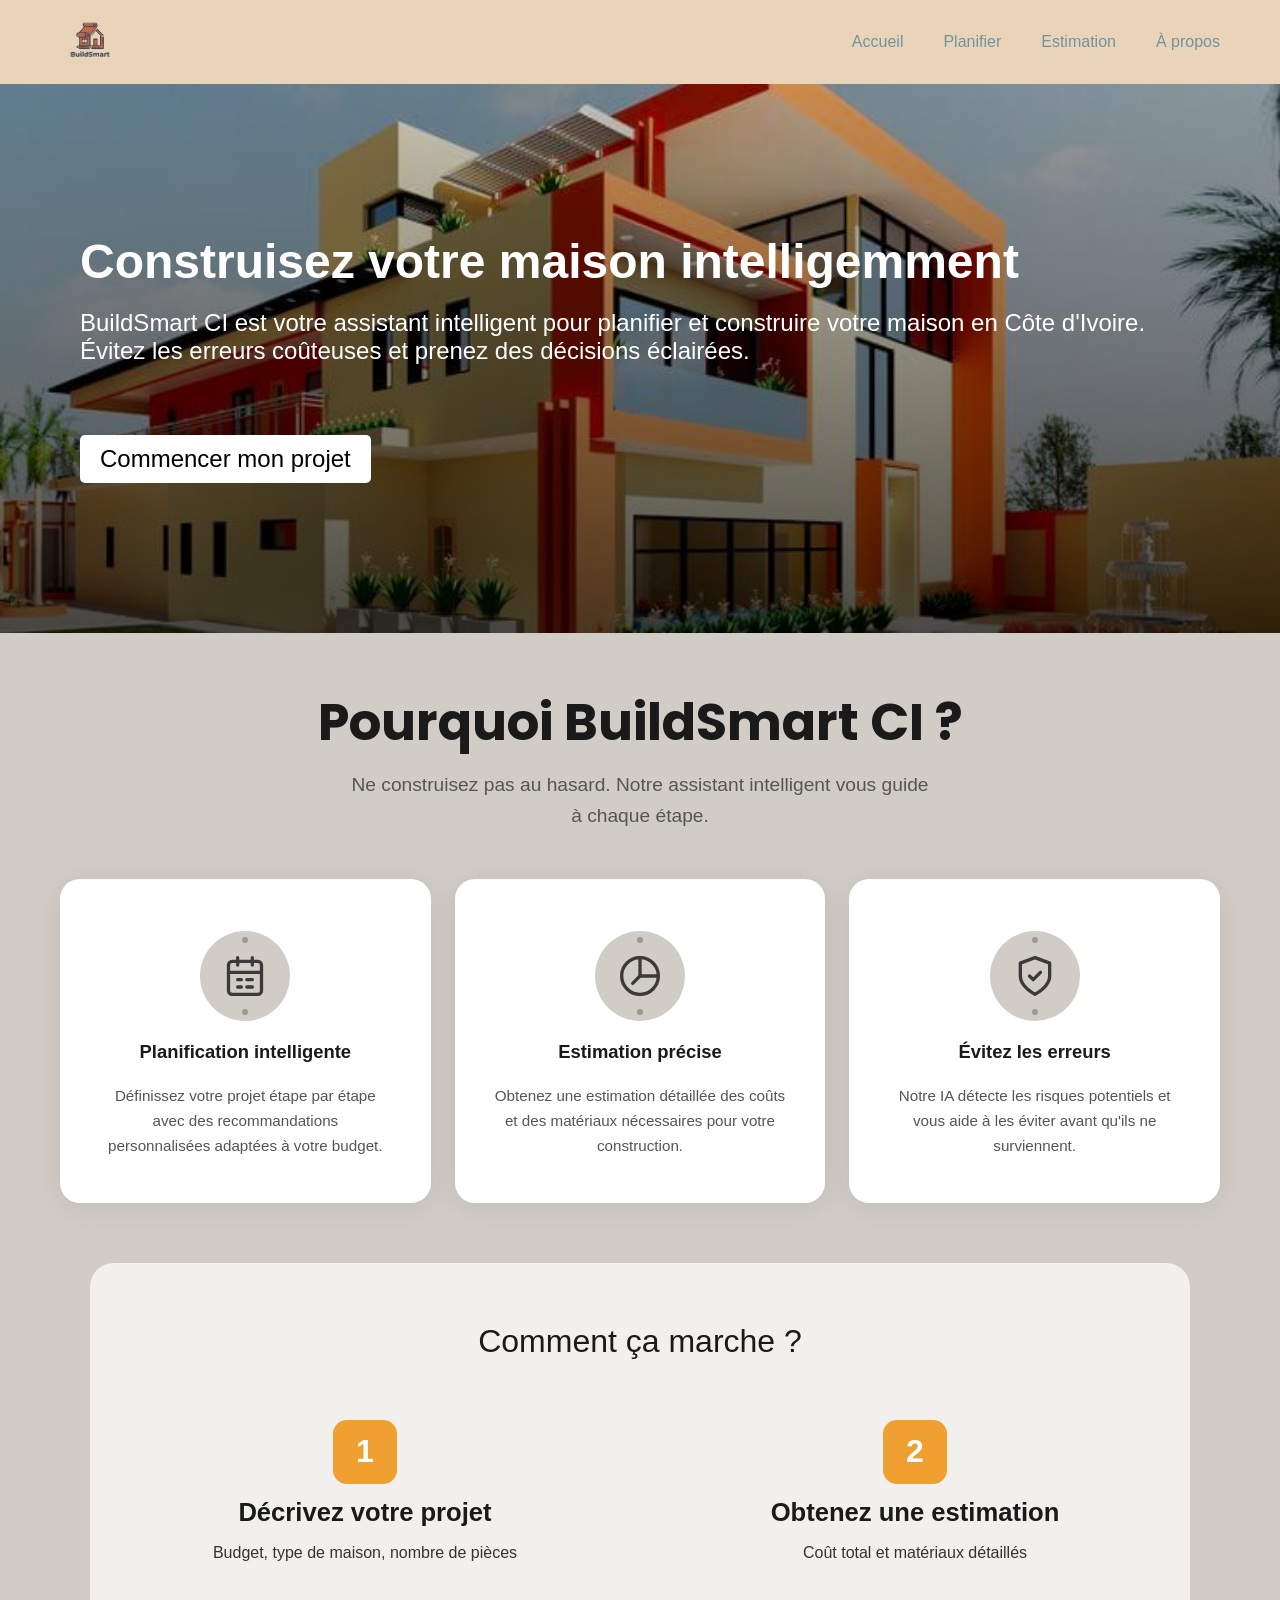
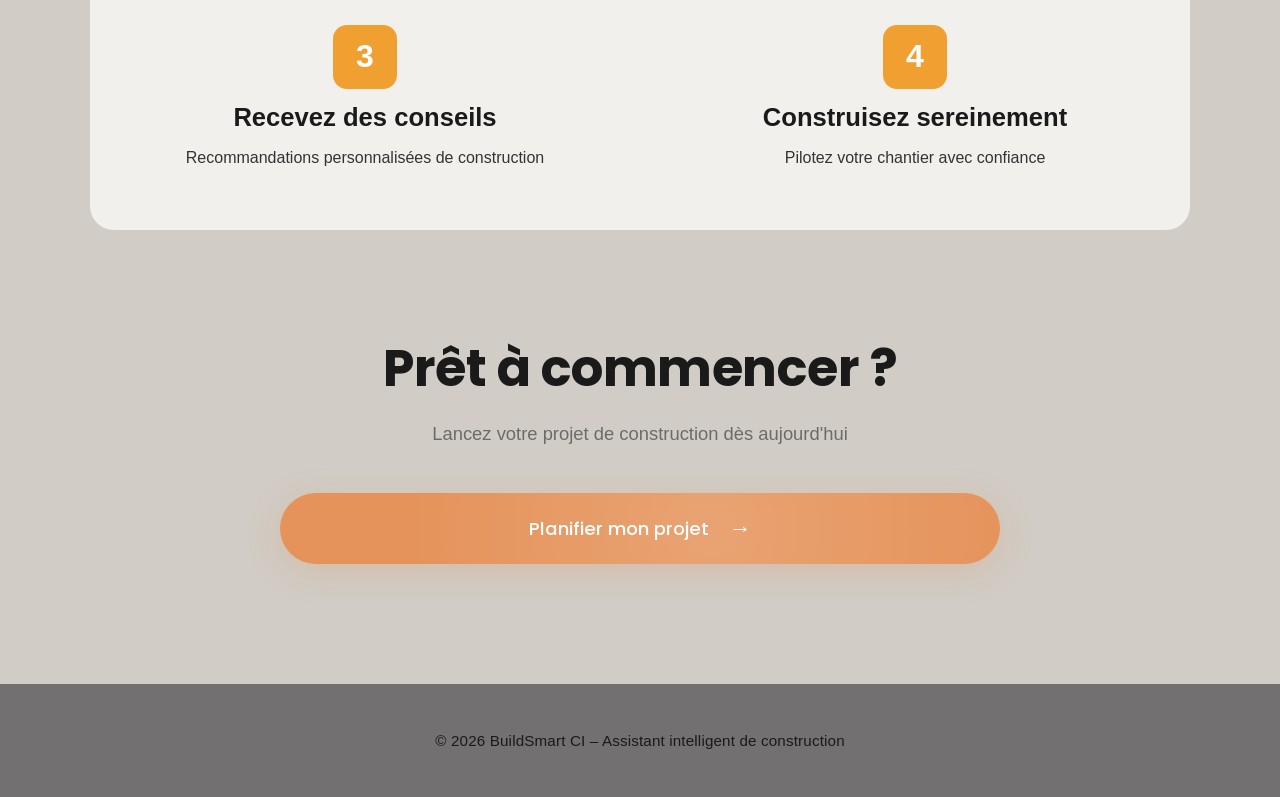
<file: index.html>
<!DOCTYPE html>
<html lang="fr">

<head>
    <meta charset="UTF-8">
    <meta name="viewport" content="width=device-width, initial-scale=1.0">
    <link rel="stylesheet" href="https://cdnjs.cloudflare.com/ajax/libs/font-awesome/6.0.0-beta3/css/all.min.css">
    <link rel="shortcut icon" href="/images/favicon_io/android-chrome-512x512.png" type="image/x-icon">
    <link rel="stylesheet" href="css/style.css">
    <title>Accueil</title>
</head>

<body>
    <header>
        <div class="container">
            <div class="logo">
                <img src="images/logobuildsmart-removebg-preview.png" alt="BuildSmart">
            </div>
            <nav class="navbar">
                <ul>
                    <li><a href="index.html">Accueil</a></li>
                    <li><a href="planifier.html">Planifier</a></li>
                    <li><a href="estimation.html">Estimation</a></li>
                    <li><a href="a-propos.html">À propos</a></li>
                </ul>
            </nav>
        </div>
    </header>
    <main>
  <section class="hero">
    <div class="hero-bg">
      <img src="images/bg_accueil.jpg" alt="Arrière-plan hero" />
    </div>
    <div class="hero-content">
      <h1>Construisez votre maison intelligemment</h1>
      <p>BuildSmart CI est votre assistant intelligent pour planifier et construire votre maison en Côte d'Ivoire.
      Évitez les erreurs coûteuses et prenez des décisions éclairées.</p>
      <a href="planifier.html">Commencer mon projet</a>
    </div>
  </section>
</main>

    <!-- <main>
        <section class="hero">
            <h1>Construisez votre maison intelligemment</h1>
            <p>BuildSmart CI est votre assistant intelligent pour planifier et construire votre maison en Côte d'Ivoire.
            Évitez les erreurs coûteuses et prenez des décisions éclairées.</p>
            <a href="planifier.html">Commencer mon projet</a>
        </section>
    </main> -->

    <!-- ✅ Une seule section avec les 3 cartes -->
    <section class="section">
        <h2 class="section__title">Pourquoi BuildSmart CI&nbsp;?</h2>
        <p class="section__subtitle">
            Ne construisez pas au hasard. Notre assistant intelligent vous guide à chaque étape.
        </p>

        <div class="cards-wrapper">

            <!-- Carte 1 : Planification -->
            <div class="card">
                <div class="card__icon-wrap">
                    <svg viewBox="0 0 24 24" fill="none" stroke="currentColor" stroke-width="1.8"
                         stroke-linecap="round" stroke-linejoin="round" aria-hidden="true">
                        <rect x="3" y="4" width="18" height="18" rx="2"/>
                        <path d="M16 2v4M8 2v4M3 10h18"/>
                        <path d="M8 14h2M8 18h2M13 14h3M13 18h3"/>
                    </svg>
                </div>
                <h3 class="card__title">Planification intelligente</h3>
                <p class="card__desc">
                    Définissez votre projet étape par étape avec des recommandations personnalisées adaptées à votre budget.
                </p>
            </div>

            <!-- Carte 2 : Estimation -->
            <div class="card">
                <div class="card__icon-wrap">
                    <svg viewBox="0 0 24 24" fill="none" stroke="currentColor" stroke-width="1.8"
                         stroke-linecap="round" stroke-linejoin="round" aria-hidden="true">
                        <path d="M12 2a10 10 0 1 0 10 10H12V2z"/>
                        <path d="M12 2a10 10 0 0 1 10 10"/>
                        <path d="M12 12l-4 4"/>
                    </svg>
                </div>
                <h3 class="card__title">Estimation précise</h3>
                <p class="card__desc">
                    Obtenez une estimation détaillée des coûts et des matériaux nécessaires pour votre construction.
                </p>
            </div>

            <!-- Carte 3 : Évitez les erreurs -->
            <div class="card">
                <div class="card__icon-wrap">
                    <svg viewBox="0 0 24 24" fill="none" stroke="currentColor" stroke-width="1.8"
                         stroke-linecap="round" stroke-linejoin="round" aria-hidden="true">
                        <path d="M12 22s8-4 8-10V5l-8-3-8 3v7c0 6 8 10 8 10z"/>
                        <path d="M9 12l2 2 4-4"/>
                    </svg>
                </div>
                <h3 class="card__title">Évitez les erreurs</h3>
                <p class="card__desc">
                    Notre IA détecte les risques potentiels et vous aide à les éviter avant qu'ils ne surviennent.
                </p>
            </div>

        </div>
    </section>

    <!-- Comment ça marche -->
    <section class="steps">
        <h2 class="steps__title">Comment ça marche ?</h2>

        <div class="grid">

            <div class="step">
                <div class="step__badge">1</div>
                <h3 class="step__title">Décrivez votre projet</h3>
                <p class="step__desc">Budget, type de maison, nombre de pièces</p>
            </div>

            <div class="step">
                <div class="step__badge">2</div>
                <h3 class="step__title">Obtenez une estimation</h3>
                <p class="step__desc">Coût total et matériaux détaillés</p>
            </div>

            <div class="step">
                <div class="step__badge">3</div>
                <h3 class="step__title">Recevez des conseils</h3>
                <p class="step__desc">Recommandations personnalisées de construction</p>
            </div>

            <div class="step">
                <div class="step__badge">4</div>
                <h3 class="step__title">Construisez sereinement</h3>
                <p class="step__desc">Pilotez votre chantier avec confiance</p>
            </div>

        </div>
    </section>

    <section class="cta-section">
        <h1>Prêt à commencer&nbsp;?</h1>
        <p>Lancez votre projet de construction dès aujourd'hui</p>
        <a href="planifier.html" class="btn-primary">
            Planifier mon projet
            <span class="arrow">→</span>
        </a>
    </section>

    <footer class="footer">
        <p>© 2026 BuildSmart CI – Assistant intelligent de construction</p>
    </footer>

</body>
</html>
</file>
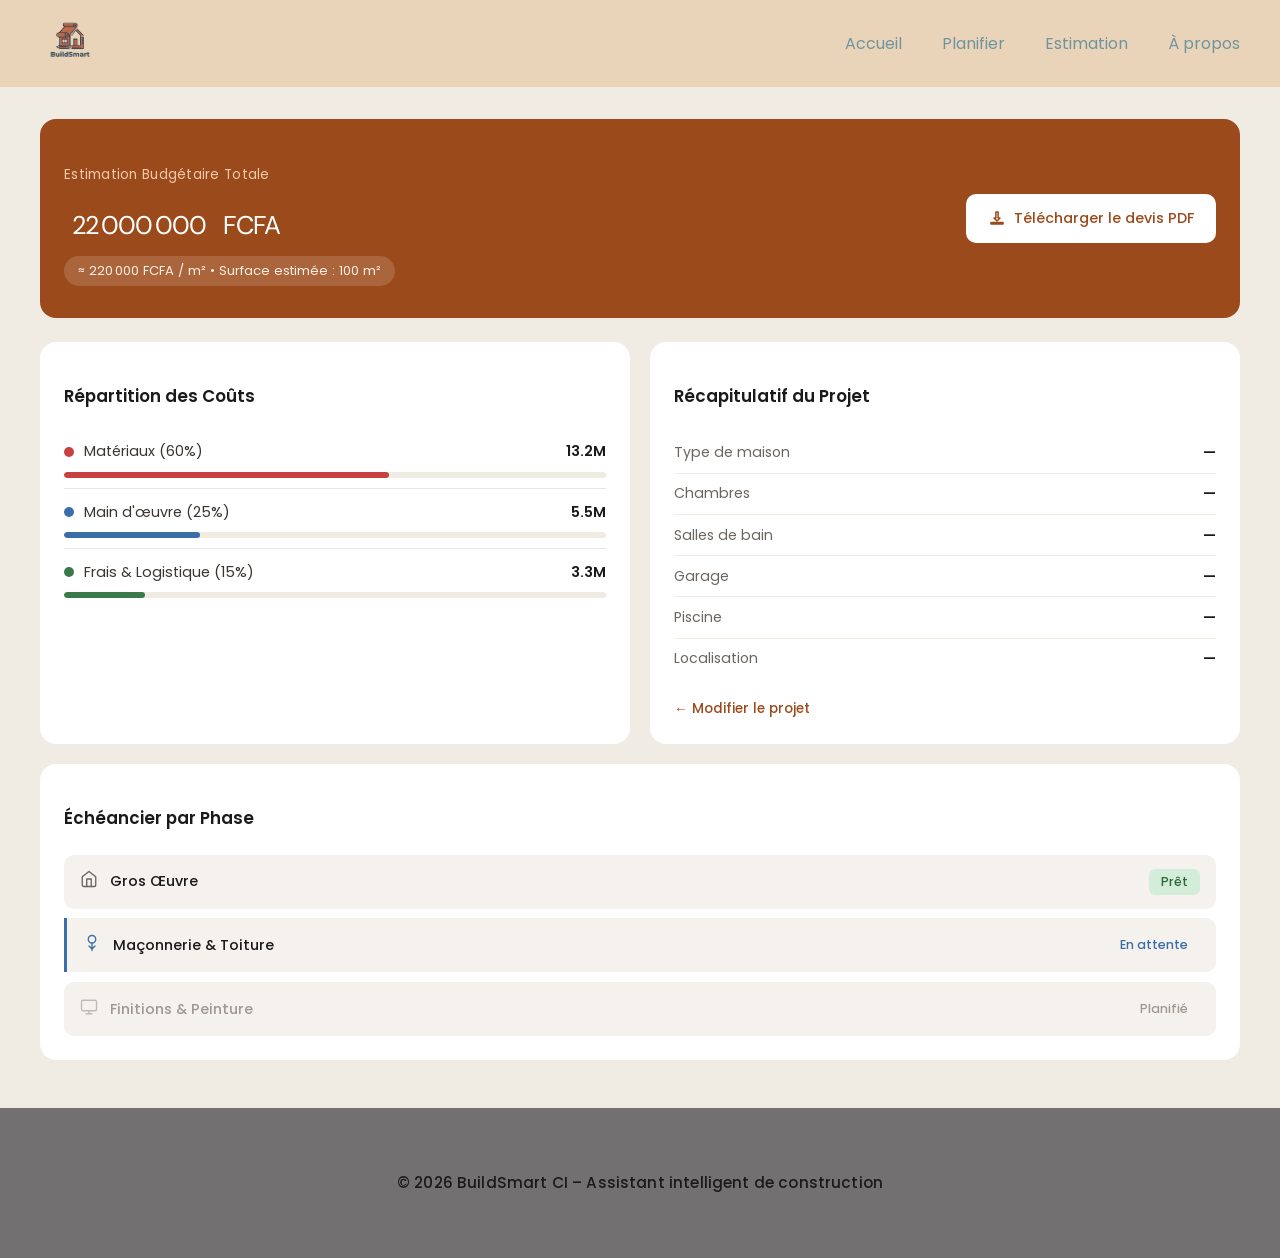
<file: estimation.html>
<!DOCTYPE html>
<html lang="fr">
<head>
    <meta charset="UTF-8">
    <meta name="viewport" content="width=device-width, initial-scale=1.0">
    <link rel="stylesheet" href="https://cdnjs.cloudflare.com/ajax/libs/font-awesome/6.0.0-beta3/css/all.min.css">
    <link rel="shortcut icon" href="../images/favicon_io/android-chrome-512x512.png" type="image/x-icon">
    <link rel="stylesheet" href="css/estimation.css">
    <title>Estimation</title>
</head>
<body>

    <header>
        <div class="container">
            <div class="logo">
                <img src="images/logobuildsmart-removebg-preview.png" alt="BuildSmart">
            </div>
            <nav class="navbar">
                <ul>
                    <li><a href="index.html">Accueil</a></li>
                    <li><a href="planifier.html">Planifier</a></li>
                    <li><a href="estimation.html">Estimation</a></li>
                    <li><a href="a-propos.html">À propos</a></li>
                </ul>
            </nav>
        </div>
    </header>

    <main class="main-content">

        <!-- Alerte budget -->
        <div id="budget-alert" class="budget-alert" style="display:none;"></div>

        <!-- Banner -->
        <div class="banner">
            <div class="banner-left">
                <p class="banner-label">Estimation Budgétaire Totale</p>
                <div class="banner-amount">
                    <span id="banner-montant">—</span>
                    <span>FCFA</span>
                </div>
                <span class="banner-sqm" id="banner-m2">—</span>
            </div>
            <button class="btn-pdf" onclick="window.print()">
                <svg viewBox="0 0 24 24" aria-hidden="true">
                    <path d="M12 16l-4-4h2.5V4h3v8H16l-4 4z"/>
                    <path d="M4 18h16v2H4z"/>
                </svg>
                Télécharger le devis PDF
            </button>
        </div>

        <!-- Grid principale -->
        <div class="grid">

            <!-- Répartition des coûts -->
            <div class="card">
                <p class="card-title">Répartition des Coûts</p>

                <div class="cost-item">
                    <div class="cost-item-left">
                        <span class="dot dot-red"></span>
                        Matériaux (60%)
                    </div>
                    <span class="cost-value" id="val-materiaux">—</span>
                </div>
                <div class="cost-bar-wrap">
                    <div class="cost-bar bar-red" id="bar-materiaux"></div>
                </div>
                <div class="cost-divider"></div>

                <div class="cost-item">
                    <div class="cost-item-left">
                        <span class="dot dot-blue"></span>
                        Main d'œuvre (25%)
                    </div>
                    <span class="cost-value" id="val-main">—</span>
                </div>
                <div class="cost-bar-wrap">
                    <div class="cost-bar bar-blue" id="bar-main"></div>
                </div>
                <div class="cost-divider"></div>

                <div class="cost-item">
                    <div class="cost-item-left">
                        <span class="dot dot-green"></span>
                        Frais & Logistique (15%)
                    </div>
                    <span class="cost-value" id="val-frais">—</span>
                </div>
                <div class="cost-bar-wrap">
                    <div class="cost-bar bar-green" id="bar-frais"></div>
                </div>
            </div>

            <!-- Récapitulatif projet -->
            <div class="card">
                <p class="card-title">Récapitulatif du Projet</p>

                <div class="recap-item">
                    <span class="recap-label">Type de maison</span>
                    <span class="recap-value" id="recap-type">—</span>
                </div>
                <div class="recap-item">
                    <span class="recap-label">Chambres</span>
                    <span class="recap-value" id="recap-chambres">—</span>
                </div>
                <div class="recap-item">
                    <span class="recap-label">Salles de bain</span>
                    <span class="recap-value" id="recap-salle">—</span>
                </div>
                <div class="recap-item">
                    <span class="recap-label">Garage</span>
                    <span class="recap-value" id="recap-garage">—</span>
                </div>
                <div class="recap-item">
                    <span class="recap-label">Piscine</span>
                    <span class="recap-value" id="recap-piscine">—</span>
                </div>
                <div class="recap-item">
                    <span class="recap-label">Localisation</span>
                    <span class="recap-value" id="recap-lieu">—</span>
                </div>

                <a href="planifier.html" class="btn-modifier">← Modifier le projet</a>
            </div>

            <!-- Échéancier par Phase -->
            <div class="card card-full">
                <p class="card-title">Échéancier par Phase</p>

                <div class="phase-item">
                    <span class="phase-icon">
                        <svg width="18" height="18" viewBox="0 0 24 24" fill="none" stroke="currentColor" stroke-width="1.8" stroke-linecap="round" stroke-linejoin="round">
                            <path d="M3 9l9-7 9 7v11a2 2 0 0 1-2 2H5a2 2 0 0 1-2-2z"/>
                            <polyline points="9 22 9 12 15 12 15 22"/>
                        </svg>
                    </span>
                    <span class="phase-name">Gros Œuvre</span>
                    <span class="phase-badge badge-green">Prêt</span>
                </div>

                <div class="phase-item active">
                    <span class="phase-icon">
                        <svg width="18" height="18" viewBox="0 0 24 24" fill="none" stroke="#3A6EA8" stroke-width="1.8" stroke-linecap="round" stroke-linejoin="round">
                            <path d="M12 2a5 5 0 1 0 0 10A5 5 0 0 0 12 2z"/>
                            <path d="M12 12v10M8 16l4 4 4-4"/>
                        </svg>
                    </span>
                    <span class="phase-name">Maçonnerie & Toiture</span>
                    <span class="phase-badge badge-blue">En attente</span>
                </div>

                <div class="phase-item disabled">
                    <span class="phase-icon" style="color:#C0BAB4;">
                        <svg width="18" height="18" viewBox="0 0 24 24" fill="none" stroke="currentColor" stroke-width="1.8" stroke-linecap="round" stroke-linejoin="round">
                            <rect x="2" y="3" width="20" height="14" rx="2"/>
                            <path d="M8 21h8M12 17v4"/>
                        </svg>
                    </span>
                    <span class="phase-name">Finitions & Peinture</span>
                    <span class="phase-badge badge-gray">Planifié</span>
                </div>
            </div>

        </div>

    </main>

    <footer class="footer">
        <p>© 2026 BuildSmart CI – Assistant intelligent de construction</p>
    </footer>

    <script src="js/estimation.js"></script>

</body>
</html>
</file>
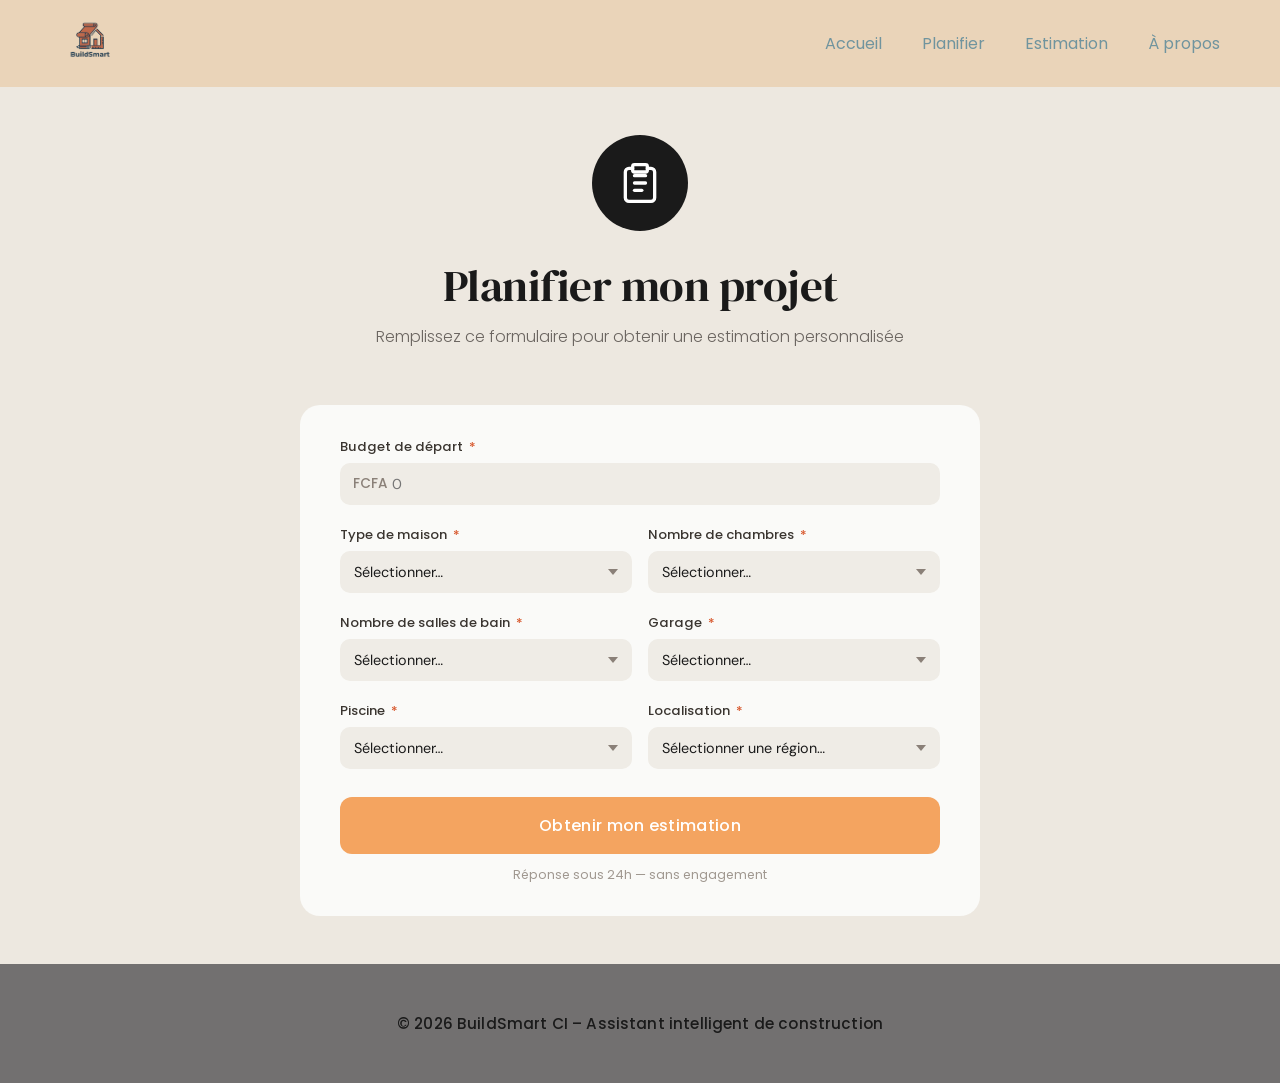
<file: planifier.html>
<!DOCTYPE html>
<html lang="fr">
<head>
    <meta charset="UTF-8">
    <meta name="viewport" content="width=device-width, initial-scale=1.0">
    <link rel="stylesheet" href="https://cdnjs.cloudflare.com/ajax/libs/font-awesome/6.0.0-beta3/css/all.min.css">
    <link rel="shortcut icon" href="images/favicon_io/android-chrome-512x512.png" type="image/x-icon">
    <link rel="stylesheet" href="css/planifier.css">
    <title>Planifier</title>
</head>
<body>

    <header>
        <div class="container">
             <div class="logo">
                <img src="images/logobuildsmart-removebg-preview.png" alt="BuildSmart">
            </div>
            <nav class="navbar">
                <ul>
                    <li><a href="index.html">Accueil</a></li>
                    <li><a href="planifier.html">Planifier</a></li>
                    <li><a href="estimation.html">Estimation</a></li>
                    <li><a href="a-propos.html">À propos</a></li>
                </ul>
            </nav>
        </div>
    </header>

    <main>

        <div class="hero">
            <div class="hero-icon" aria-hidden="true">
                <svg viewBox="0 0 24 24" xmlns="http://www.w3.org/2000/svg">
                    <rect x="8" y="2" width="8" height="4" rx="1"/>
                    <path d="M16 4h2a2 2 0 0 1 2 2v14a2 2 0 0 1-2 2H6a2 2 0 0 1-2-2V6a2 2 0 0 1 2-2h2"/>
                    <line x1="9" y1="12" x2="15" y2="12"/>
                    <line x1="9" y1="16" x2="13" y2="16"/>
                    <line x1="9" y1="8"  x2="15" y2="8"/>
                </svg>
            </div>
            <h1 class="hero-title">Planifier mon projet</h1>
            <p class="hero-subtitle">Remplissez ce formulaire pour obtenir une estimation personnalisée</p>
        </div>

        <div class="card">

            <!-- Budget -->
            <div class="field spacer">
                <label>Budget de départ <span class="req">*</span></label>
                <div class="input-prefix">
                    <span class="prefix-symbol">FCFA</span>
                    <input type="text" placeholder="0" />
                </div>
            </div>

            <!-- Type de maison + Chambres -->
            <div class="row spacer">
                <div class="field">
                    <label>Type de maison <span class="req">*</span></label>
                    <div class="select-wrap">
                        <select>
                            <option value="">Sélectionner…</option>
                            <option>Villa</option>
                            <option>Appartement</option>
                            <option>Duplex</option>
                            <option>Maison individuelle</option>
                            <option>Bungalow</option>
                            <option>Studio</option>
                        </select>
                    </div>
                </div>
                <div class="field">
                    <label>Nombre de chambres <span class="req">*</span></label>
                    <div class="select-wrap">
                        <select>
                            <option value="">Sélectionner…</option>
                            <option>1 chambre</option>
                            <option>2 chambres</option>
                            <option>3 chambres</option>
                            <option>4 chambres</option>
                            <option>5 chambres</option>
                            <option>6 chambres et plus</option>
                        </select>
                    </div>
                </div>
            </div>

            <!-- Salles de bain + Garage -->
            <div class="row spacer">
                <div class="field">
                    <label>Nombre de salles de bain <span class="req">*</span></label>
                    <div class="select-wrap">
                        <select>
                            <option value="">Sélectionner…</option>
                            <option>1 salle de bain</option>
                            <option>2 salles de bain</option>
                            <option>3 salles de bain</option>
                            <option>4 salles de bain</option>
                            <option>5 et plus</option>
                        </select>
                    </div>
                </div>
                <div class="field">
                    <label>Garage <span class="req">*</span></label>
                    <div class="select-wrap">
                        <select>
                            <option value="">Sélectionner…</option>
                            <option>Sans garage</option>
                            <option>1 voiture</option>
                            <option>2 voitures</option>
                            <option>3 voitures et plus</option>
                        </select>
                    </div>
                </div>
            </div>

            <!-- Piscine + Localisation -->
            <div class="row spacer">
                <div class="field">
                    <label>Piscine <span class="req">*</span></label>
                    <div class="select-wrap">
                        <select>
                            <option value="">Sélectionner…</option>
                            <option>Non</option>
                            <option>Oui — intérieure</option>
                            <option>Oui — extérieure</option>
                            <option>Oui — avec jacuzzi</option>
                        </select>
                    </div>
                </div>
                <div class="field">
                    <label>Localisation <span class="req">*</span></label>
                    <div class="select-wrap">
                        <select>
                            <option value="">Sélectionner une région…</option>
                            <option>Abidjan</option>
                            <option>Bouaké</option>
                            <option>Yamoussoukro</option>
                            <option>San-Pédro</option>
                            <option>Korhogo</option>
                            <option>Daloa</option>
                            <option>Man</option>
                            <option>Gagnoa</option>
                            <option>Abengourou</option>
                            <option>Autre</option>
                        </select>
                    </div>
                </div>
            </div>

            <button class="btn-submit" type="button">
                Obtenir mon estimation
            </button>

            <p class="note">Réponse sous 24h — sans engagement</p>

        </div>

    </main>

    <footer class="footer">
        <p>© 2026 BuildSmart CI – Assistant intelligent de construction</p>
    </footer>
    <script src="js/planifier.js"></script>
</body>
</html>
</file>
<file: css/style.css>
@import url('https://fonts.googleapis.com/css2?family=Poppins:ital,wght@0,100;0,200;0,300;0,400;0,500;0,600;0,700;0,800;0,900;1,100;1,200;1,300;1,400;1,500;1,600;1,700;1,800;1,900&family=Roboto+Condensed:ital,wght@0,100..900;1,100..900&display=swap');

body {
    font-family: 'Poppins', sans-serif;
    margin: 0;
    padding: 0;
    background: #d1ccc5;
}

header {
    background-color: #EAD4B9;
}

.container {
    max-width: 1200px;
    margin: 0 auto;
    padding: 10px 20px;
    display: flex;
    justify-content: space-between;
    align-items: center;
}

.logo img {
    height: 60px;
}

.navbar ul {
    list-style: none;
    display: flex;
    gap: 40px;
    margin-left: 50px;
}

.navbar a {
    text-decoration: none;
    color: #70949E;
    font-size: 16px;
    transition: color 0.3s;
}

.navbar a:hover {
    color: #E07B39;
}


.hero {
  position: relative;
  padding: 150px 80px;
  overflow: hidden;
}

/* Image de fond */
.hero .hero-bg {
  position: absolute;
  inset: 0;
  z-index: 0;
}

.hero .hero-bg img {
  width: 100%;
  height: 100%;
  object-fit: cover;
  display: block;
}

.hero .hero-bg::after {
  content: '';
  position: absolute;
  inset: 0;
  background: linear-gradient(to bottom, rgba(0, 0, 0, 0.2), rgba(0, 0, 0, 0.7));
}

/* Contenu */
.hero .hero-content {
  position: relative;
  z-index: 1;
}

.hero .hero-content h1 {
  color: white;
  font-size: 3rem;
  margin-bottom: 20px;
}

.hero .hero-content p {
  color: white;
  font-size: 1.5rem;
}

.hero .hero-content a {
  color: #000;
  font-size: 1.5rem;
  text-decoration: none;
  padding: 10px 20px;
  background-color: #ffffff;
  border-radius: 5px;
  margin-top: 70px;
  display: inline-block;
}



/* ===========================
   SECTION POURQUOI
=========================== */
.section {
  max-width: 1200px;
  width: 100%;
  text-align: center;
  padding: 60px 20px;
  margin: 0 auto;
}

.section__title {
  font-family: 'Poppins', sans-serif;
  font-size: clamp(2rem, 5vw, 3.2rem);
  font-weight: 700;
  line-height: 1.15;
  color: #1a1a1a;
  margin-bottom: 18px;
}

.section__subtitle {
  font-size: clamp(1rem, 2.2vw, 1.2rem);
  color: #555;
  line-height: 1.6;
  max-width: 580px;
  margin: 0 auto 48px;
}

/* ===========================
   CARDS WRAPPER
=========================== */
.cards-wrapper {
  display: grid;
  grid-template-columns: repeat(auto-fit, minmax(280px, 1fr));
  gap: 24px;
}

.card {
  background: #ffffff;
  border-radius: 20px;
  box-shadow: 0 4px 30px rgba(0, 0, 0, 0.08);
  padding: 52px 40px 44px;
  display: flex;
  flex-direction: column;
  align-items: center;
  gap: 20px;
  transition: transform 0.3s ease, box-shadow 0.3s ease;
}

.card:hover {
  transform: translateY(-4px);
  box-shadow: 0 12px 40px rgba(0, 0, 0, 0.13);
}

.card__icon-wrap {
  width: 90px;
  height: 90px;
  border-radius: 50%;
  background: #d1ccc5;
  display: flex;
  align-items: center;
  justify-content: center;
  position: relative;
}

.card__icon-wrap::before,
.card__icon-wrap::after {
  content: '';
  position: absolute;
  width: 6px;
  height: 6px;
  border-radius: 50%;
  background: #3a3a3a;
  opacity: 0.35;
  left: 50%;
  transform: translateX(-50%);
}
.card__icon-wrap::before { top: 6px; }
.card__icon-wrap::after  { bottom: 6px; }

.card__icon-wrap svg {
  width: 44px;
  height: 44px;
  color: #3a3a3a;
}

.card__title {
  font-weight: 700;
  font-size: 1.15rem;
  color: #1a1a1a;
}

.card__desc {
  font-size: 0.95rem;
  color: #555;
  line-height: 1.65;
  max-width: 540px;
}

/* ===========================
   COMMENT ÇA MARCHE
=========================== */
.steps {
  background-color: #f2f0ed;
  padding: 60px 40px;
  max-width: 1100px;
  margin: 0 auto;
  border-radius: 24px;
}

.steps__title {
  text-align: center;
  font-family: sans-serif;
  font-size: 2rem;
  font-weight: 500;
  color: #1a1a1a;
  margin-bottom: 60px;
}

.grid {
  display: grid;
  justify-content: center;
  align-items: center;
  grid-template-columns: 1fr 1fr;
  gap: 60px 80px;
}

.step {
  display: flex;
  justify-content: center;
  flex-direction: column;
  align-items: center;
  gap: 14px;
}

.step__badge {
  width: 64px;
  height: 64px;
  background-color: #f0a030;
  border-radius: 14px;
  display: flex;
  align-items: center;
  justify-content: center;
  font-size: 2rem;
  font-weight: 700;
  color: #ffffff;
  font-family: sans-serif;
}

.step__title {
  font-family: sans-serif;
  font-size: 1.6rem;
  font-weight: 700;
  color: #1a1a1a;
  margin: 0;
}

.step__desc {
  font-family: sans-serif;
  font-size: 1rem;
  font-weight: 500;
  color: #333;
  line-height: 1.5;
  margin: 0;
}

/* ===========================
   CTA SECTION
=========================== */
*, *::before, *::after { box-sizing: border-box; margin: 0; padding: 0; }

html, body {
  height: 100%;
  font-family: 'DM Sans', sans-serif;
}

.cta-section {
  display: flex;
  flex-direction: column;
  align-items: center;
  justify-content: center;
  padding: 100px 24px 120px;
  text-align: center;
  animation: fadeUp 0.7s ease both;
}

.cta-section h1 {
  font-family: 'Poppins', sans-serif;
  font-size: clamp(2rem, 5vw, 3.2rem);
  color: #1a1a1a;
  letter-spacing: -0.5px;
  margin-bottom: 16px;
}

.cta-section p {
  font-size: clamp(1rem, 2vw, 1.15rem);
  color: #6b6b6b;
  margin-bottom: 48px;
  max-width: 520px;
}

.btn-primary {
  display: inline-flex;
  align-items: center;
  gap: 20px;
  background-color: #e5935a;
  color: #ffffff;
  font-family: 'Poppins', sans-serif;
  font-size: 1.15rem;
  font-weight: 500;
  padding: 22px 56px;
  border-radius: 999px;
  border: none;
  cursor: pointer;
  text-decoration: none;
  width: min(720px, 90vw);
  justify-content: center;
  box-shadow: 0 8px 32px rgba(229, 147, 90, 0.25);
  transition: background-color 0.25s ease, transform 0.2s ease, box-shadow 0.25s ease;
  position: relative;
  overflow: hidden;
}

.btn-primary::after {
  content: '';
  position: absolute;
  inset: 0;
  background: radial-gradient(circle at 60% 50%, rgba(255, 255, 255, 0.15), transparent 70%);
  pointer-events: none;
}

.btn-primary:hover {
  background-color: #d47f46;
  transform: translateY(-2px);
  box-shadow: 0 12px 40px rgba(229, 147, 90, 0.35);
}

.btn-primary:active {
  transform: translateY(0);
  box-shadow: 0 6px 20px rgba(229, 147, 90, 0.2);
}

.btn-primary .arrow {
  font-size: 1.4rem;
  line-height: 1;
  transition: transform 0.25s ease;
}

.btn-primary:hover .arrow {
  transform: translateX(5px);
}

/* ===========================
   FOOTER
=========================== */
.footer {
  background-color: #727070;
  padding: 48px 24px;
  display: flex;
  align-items: center;
  justify-content: center;
  animation: fadeUp 0.8s 0.2s ease both;
}

.footer p {
  font-size: 0.95rem;
  color: #1a1a1a;
  font-weight: 500;
  letter-spacing: 0.01em;
}

/* ===========================
   ANIMATION
=========================== */
@keyframes fadeUp {
  from { opacity: 0; transform: translateY(24px); }
  to   { opacity: 1; transform: translateY(0); }
}

/* ===========================
   RESPONSIVE
=========================== */
@media (max-width: 768px) {
  .navbar ul {
    display: none;
  }

  .hero {
    padding: 100px 24px 60px;
  }

  main .hero h1 {
    font-size: 2rem;
  }

  main .hero p {
    font-size: 1.1rem;
  }

  .cards-wrapper {
    grid-template-columns: 1fr;
  }

  .grid {
    grid-template-columns: 1fr;
    gap: 40px;
  }

  .steps {
    padding: 40px 20px;
  }
}
</file>
<file: css/estimation.css>
@import url('https://fonts.googleapis.com/css2?family=Poppins:ital,wght@0,100;0,200;0,300;0,400;0,500;0,600;0,700;0,800;0,900&family=DM+Sans:wght@300;400;500&family=DM+Serif+Display&display=swap');

body {
    font-family: 'Poppins', sans-serif;
    margin: 0;
    padding: 0;
    background-color: #F0EBE3;
}

/* ===========================
   HEADER
=========================== */
header {
    background-color: #EAD4B9;
}

.container {
    max-width: 1200px;
    margin: 0 auto;
    padding: 10px 20px;
    display: flex;
    justify-content: space-between;
    align-items: center;
}

.logo img { height: 60px; }

.navbar ul {
    list-style: none;
    display: flex;
    gap: 40px;
    margin-left: 50px;
}

.navbar a {
    text-decoration: none;
    color: #70949E;
    font-size: 16px;
    transition: color 0.3s;
}

.navbar a:hover { color: #9B4A1B; }

/* ===========================
   MAIN
=========================== */
.main-content {
    max-width: 1200px;
    margin: 0 auto;
    padding: 0 20px 3rem;
}

/* ===========================
   ALERTE BUDGET
=========================== */
.budget-alert {
    border-radius: 12px;
    padding: 14px 20px;
    font-size: 0.9rem;
    margin-top: 1.5rem;
    margin-bottom: -0.5rem;
}

.alert-ok {
    background: #D4EDDA;
    color: #2A6A3A;
    border: 1px solid #A8D5B5;
}

.alert-warn {
    background: #FDE8D8;
    color: #9B4A1B;
    border: 1px solid #F4C4A0;
}

/* ===========================
   BANNER
=========================== */
.banner {
    background: #9B4A1B;
    border-radius: 16px;
    padding: 2rem 1.5rem;
    display: flex;
    align-items: center;
    justify-content: space-between;
    gap: 2rem;
    margin-top: 2rem;
    margin-bottom: 1.5rem;
}

.banner-label {
    font-size: 0.85rem;
    font-weight: 400;
    color: #F0C9A8;
    margin-bottom: 0.4rem;
    letter-spacing: 0.02em;
}

.banner-amount {
    font-family: 'DM Serif Display', serif;
    font-size: 3rem;
    color: #FFFFFF;
    letter-spacing: -1px;
    line-height: 1.1;
}

.banner-amount span {
    font-family: 'DM Sans', sans-serif;
    font-size: 1.6rem;
    font-weight: 400;
    margin-left: 8px;
}

.banner-sqm {
    display: inline-block;
    margin-top: 0.75rem;
    background: rgba(255,255,255,0.15);
    color: #FDEEE4;
    font-size: 0.82rem;
    font-weight: 400;
    padding: 5px 14px;
    border-radius: 20px;
}

.btn-pdf {
    display: inline-flex;
    align-items: center;
    gap: 8px;
    background: #FFFFFF;
    color: #9B4A1B;
    border: none;
    border-radius: 10px;
    padding: 14px 22px;
    font-family: 'Poppins', sans-serif;
    font-size: 0.9rem;
    font-weight: 500;
    cursor: pointer;
    white-space: nowrap;
    transition: background 0.15s, transform 0.1s;
    flex-shrink: 0;
}

.btn-pdf:hover { background: #FDF0E8; }
.btn-pdf:active { transform: scale(0.98); }

.btn-pdf svg {
    width: 18px; height: 18px;
    stroke: #9B4A1B;
    fill: none;
    stroke-width: 2;
    stroke-linecap: round;
    stroke-linejoin: round;
    flex-shrink: 0;
}

/* ===========================
   GRID
=========================== */
.grid {
    display: grid;
    grid-template-columns: 1fr 1fr;
    gap: 1.25rem;
}

.card-full {
    grid-column: 1 / -1;
}

/* ===========================
   CARDS
=========================== */
.card {
    background: #FFFFFF;
    border-radius: 16px;
    padding: 1.5rem;
}

.card-title {
    font-size: 1.05rem;
    font-weight: 600;
    color: #1A1A1A;
    margin-bottom: 1.5rem;
}

/* ===========================
   RÉPARTITION DES COÛTS
=========================== */
.cost-item {
    display: flex;
    align-items: center;
    justify-content: space-between;
    padding: 0.55rem 0 0.2rem;
}

.cost-item-left {
    display: flex;
    align-items: center;
    gap: 10px;
    font-size: 0.9rem;
    color: #3A3530;
}

.dot {
    width: 10px; height: 10px;
    border-radius: 50%;
    flex-shrink: 0;
}

.dot-red   { background: #C94040; }
.dot-blue  { background: #3A6EA8; }
.dot-green { background: #3A7A4A; }

.cost-value {
    font-size: 0.9rem;
    font-weight: 600;
    color: #1A1A1A;
}

/* Barres de progression */
.cost-bar-wrap {
    height: 6px;
    background: #F0EBE3;
    border-radius: 4px;
    margin: 6px 0 10px;
    overflow: hidden;
}

.cost-bar {
    height: 100%;
    border-radius: 4px;
    width: 0;
    transition: width 1s ease;
}

.bar-red   { background: #C94040; }
.bar-blue  { background: #3A6EA8; }
.bar-green { background: #3A7A4A; }

.cost-divider {
    height: 0.5px;
    background: #E8E4DE;
    margin: 0.3rem 0;
}

/* ===========================
   RÉCAPITULATIF
=========================== */
.recap-item {
    display: flex;
    justify-content: space-between;
    align-items: center;
    padding: 0.6rem 0;
    border-bottom: 1px solid #F0EBE3;
    font-size: 0.88rem;
}

.recap-item:last-of-type { border-bottom: none; }

.recap-label { color: #6B6560; }

.recap-value {
    font-weight: 600;
    color: #1A1A1A;
    text-align: right;
    max-width: 55%;
}

.btn-modifier {
    display: inline-block;
    margin-top: 1.25rem;
    font-size: 0.85rem;
    color: #9B4A1B;
    text-decoration: none;
    font-weight: 500;
    transition: opacity 0.2s;
}

.btn-modifier:hover { opacity: 0.7; }

/* ===========================
   ÉCHÉANCIER
=========================== */
.phase-item {
    display: flex;
    align-items: center;
    gap: 12px;
    padding: 0.85rem 1rem;
    border-radius: 10px;
    margin-bottom: 0.6rem;
    background: #F5F2EE;
}

.phase-item:last-child { margin-bottom: 0; }

.phase-icon {
    font-size: 18px;
    color: #6B6560;
    flex-shrink: 0;
}

.phase-item.active .phase-icon { color: #3A6EA8; }

.phase-name {
    flex: 1;
    font-size: 0.9rem;
    font-weight: 500;
    color: #1A1A1A;
}

.phase-item.disabled .phase-name { color: #A09890; }

.phase-badge {
    font-size: 0.78rem;
    font-weight: 500;
    padding: 4px 12px;
    border-radius: 6px;
}

.badge-green { background: #D4EDDA; color: #2A6A3A; }
.badge-blue  { background: transparent; color: #3A6EA8; }
.badge-gray  { background: transparent; color: #A09890; }

.phase-item.active {
    border-left: 3px solid #3A6EA8;
    border-radius: 0 10px 10px 0;
}

/* ===========================
   FOOTER
=========================== */
.footer {
    background-color: #727070;
    padding: 48px 24px;
    display: flex;
    align-items: center;
    justify-content: center;
}

.footer p {
    font-size: 0.95rem;
    color: #1a1a1a;
    font-weight: 500;
    letter-spacing: 0.01em;
}

/* ===========================
   RESPONSIVE
=========================== */
@media (max-width: 640px) {
    .banner {
        flex-direction: column;
        align-items: flex-start;
    }

    .banner-amount { font-size: 2rem; }

    .grid {
        grid-template-columns: 1fr;
    }

    .card-full { grid-column: 1; }

    .btn-pdf { width: 100%; justify-content: center; }
}
</file>
<file: css/planifier.css>
@import url('https://fonts.googleapis.com/css2?family=Poppins:ital,wght@0,100;0,200;0,300;0,400;0,500;0,600;0,700;0,800;0,900;1,100;1,200;1,300;1,400;1,500;1,600;1,700;1,800;1,900&family=DM+Sans:wght@300;400;500;600&family=DM+Serif+Display&display=swap');

/* ===========================
   BASE
=========================== */
* {
    box-sizing: border-box;
    margin: 0;
    padding: 0;
}

body {
    font-family: 'Poppins', sans-serif;
    background: #EDE8E0;
    min-height: 100vh;
    display: flex;
    flex-direction: column;
}

/* ===========================
   HEADER
=========================== */
header {
    background-color: #EAD4B9;
}

.container {
    max-width: 1200px;
    margin: 0 auto;
    padding: 10px 20px;
    display: flex;
    justify-content: space-between;
    align-items: center;
}

.logo img {
    height: 60px;
}

.navbar ul {
    list-style: none;
    display: flex;
    gap: 40px;
    margin-left: 50px;
}

.navbar a {
    text-decoration: none;
    color: #70949E;
    font-size: 16px;
    transition: color 0.3s;
}

.navbar a:hover {
    color: #E07B39;
}

/* ===========================
   MAIN
=========================== */
main {
    flex: 1;
    padding-bottom: 3rem;
}

/* ===========================
   HERO
=========================== */
.hero {
    text-align: center;
    padding: 3rem 2rem 2rem;
}

.hero-icon {
    width: 96px;
    height: 96px;
    background: #1A1A1A;
    border-radius: 50%;
    display: inline-flex;
    align-items: center;
    justify-content: center;
    margin-bottom: 1.5rem;
}

.hero-icon svg {
    width: 44px;
    height: 44px;
    fill: none;
    stroke: #ffffff;
    stroke-width: 1.8;
    stroke-linecap: round;
    stroke-linejoin: round;
}

.hero-title {
    font-family: 'DM Serif Display', serif;
    font-size: 2.8rem;
    font-weight: 400;
    color: #1A1A1A;
    margin-bottom: 0.5rem;
    letter-spacing: -0.5px;
}

.hero-subtitle {
    font-size: 1rem;
    color: #6B6560;
    font-weight: 300;
}

/* ===========================
   CARD FORMULAIRE
=========================== */
.card {
    background: #FAFAF8;
    border-radius: 20px;
    margin: 1.5rem auto 0;
    padding: 2rem 2.5rem;
    max-width: 680px;       /* ✅ corrigé : était 2000px */
    width: calc(100% - 2rem);
}

/* ===========================
   CHAMPS
=========================== */
.field {
    display: flex;
    flex-direction: column;
}

.field label {
    font-size: 0.82rem;
    font-weight: 500;
    color: #3A3530;
    margin-bottom: 6px;
}

.field label .req,
.req {
    color: #D85A30;
    margin-left: 3px;
}

.field select,
.field input[type="text"] {
    width: 100%;
    background: #EFECE6;
    border: none;
    border-radius: 10px;
    padding: 12px 14px;
    font-family: 'DM Sans', sans-serif;
    font-size: 0.9rem;
    color: #1A1A1A;
    outline: none;
    transition: box-shadow 0.2s;
    -webkit-appearance: none;
    appearance: none;
    cursor: pointer;
}

.field select:focus,
.field input[type="text"]:focus {
    box-shadow: 0 0 0 2px #9BB8C4;
}

/* ===========================
   SELECT FLÈCHE CUSTOM
=========================== */
.select-wrap {
    position: relative;
}

.select-wrap::after {
    content: '';
    position: absolute;
    right: 14px;
    top: 50%;
    transform: translateY(-50%);
    width: 0;
    height: 0;
    border-left: 5px solid transparent;
    border-right: 5px solid transparent;
    border-top: 6px solid #8A8078;
    pointer-events: none;
}

/* ===========================
   INPUT BUDGET AVEC PREFIXE
=========================== */
.input-prefix {
    position: relative;
}

.input-prefix .prefix-symbol {
    position: absolute;
    left: 13px;
    top: 50%;
    transform: translateY(-50%);
    font-size: 0.85rem;
    color: #8A8078;
    pointer-events: none;
    font-weight: 500;
}

.input-prefix input[type="text"] {
    padding-left: 52px;   /* ✅ corrigé : espace pour "FCFA" */
}

/* ===========================
   LAYOUT
=========================== */
.spacer {
    margin-bottom: 1.25rem;
}

.row {
    display: grid;
    grid-template-columns: 1fr 1fr;
    gap: 16px;
}

/* ===========================
   BOUTON SUBMIT
=========================== */
.btn-submit {
    width: 100%;
    margin-top: 1.75rem;
    background: #F4A460;
    color: #ffffff;
    border: none;
    border-radius: 12px;
    padding: 16px;
    font-family: 'Poppins', sans-serif;
    font-size: 1rem;
    font-weight: 500;
    cursor: pointer;
    letter-spacing: 0.02em;
    display: flex;
    align-items: center;
    justify-content: center;
    gap: 8px;
    transition: background 0.2s, transform 0.1s;
}

.btn-submit:hover {
    background: #E8924A;
}

.btn-submit:active {
    transform: scale(0.98);
}

/* ===========================
   NOTE
=========================== */
.note {
    text-align: center;
    font-size: 0.78rem;
    color: #A09890;
    margin-top: 0.75rem;
}

/* ===========================
   FOOTER
=========================== */
.footer {
    background-color: #727070;
    padding: 48px 24px;
    display: flex;
    align-items: center;
    justify-content: center;
}

.footer p {
    font-size: 0.95rem;
    color: #1a1a1a;
    font-weight: 500;
    letter-spacing: 0.01em;
}

/* ===========================
   RESPONSIVE
=========================== */
@media (max-width: 560px) {
    .hero-title {
        font-size: 2rem;
    }

    .card {
        margin: 1rem;
        padding: 1.5rem;
        width: auto;
    }

    .row {
        grid-template-columns: 1fr;
    }

    .navbar ul {
        display: none;
    }
}
</file>
